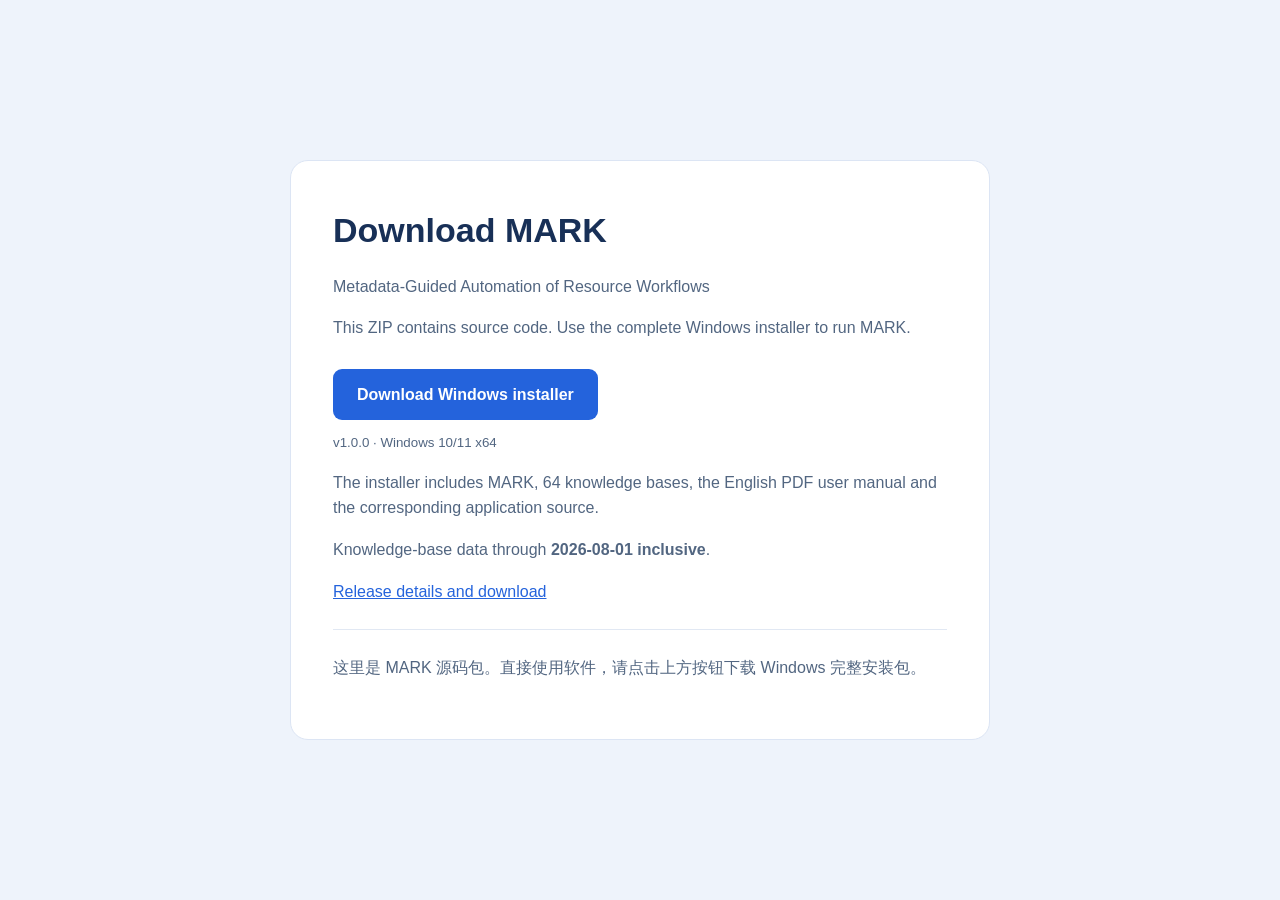
<file: DOWNLOAD_MARK.html>
<!doctype html>
<html lang="en"><head><meta charset="utf-8"><meta name="viewport" content="width=device-width,initial-scale=1"><title>Download MARK</title>
<style>body{margin:0;min-height:100vh;display:grid;place-items:center;background:#eef3fb;color:#183057;font:16px/1.6 "Segoe UI",Arial,sans-serif}main{box-sizing:border-box;max-width:700px;margin:24px;padding:42px;background:white;border:1px solid #dce5f4;border-radius:18px}h1{margin:0 0 8px;font-size:34px}p{color:#526681}.button{display:inline-block;margin:12px 0;padding:13px 24px;border-radius:9px;background:#2463dc;color:white;text-decoration:none;font-weight:600}small{display:block;color:#526681}a{color:#2463dc}hr{border:0;border-top:1px solid #e1e8f3;margin:25px 0}</style></head>
<body><main><h1>Download MARK</h1><p>Metadata-Guided Automation of Resource Workflows</p>
<p>This ZIP contains source code. Use the complete Windows installer to run MARK.</p>
<a class="button" href="https://github.com/qiliu2025/MARK/releases/download/v1.0.0/MARK-v1.0.0-Windows-x64.exe">Download Windows installer</a>
<small>v1.0.0 · Windows 10/11 x64</small>
<p>The installer includes MARK, 64 knowledge bases, the English PDF user manual and the corresponding application source.</p>
<p>Knowledge-base data through <strong>2026-08-01 inclusive</strong>.</p>
<p><a href="https://github.com/qiliu2025/MARK/releases/latest">Release details and download</a></p>
<hr><p lang="zh-CN">这里是 MARK 源码包。直接使用软件，请点击上方按钮下载 Windows 完整安装包。</p></main></body></html>
</file>
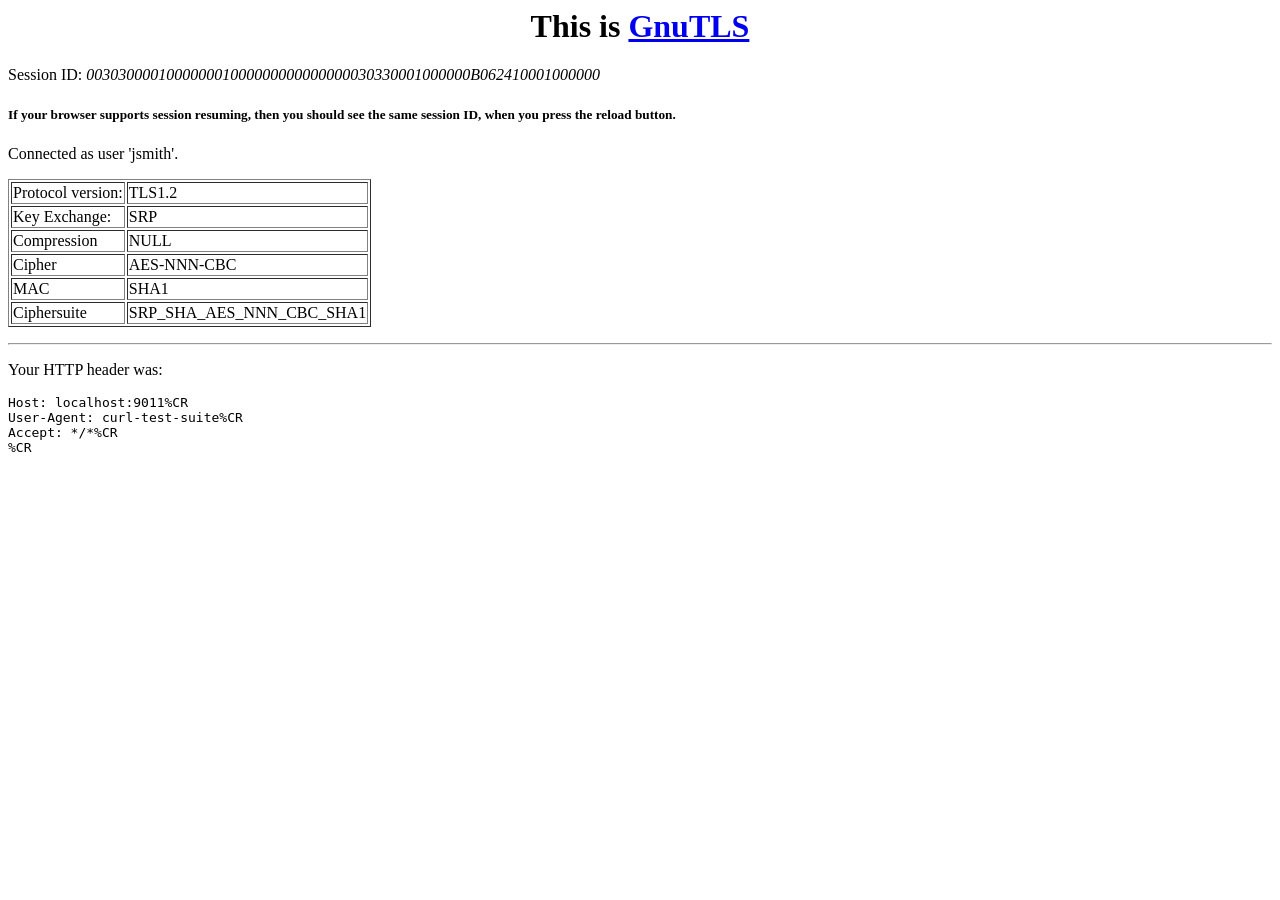
<file: third_party/curl-src/tests/data/data320.html>
<HTML><BODY>
<CENTER><H1>This is <a href="http://www.gnu.org/software/gnutls">GnuTLS</a></H1></CENTER>

<p>Session ID: <i>003030000100000001000000000000000030330001000000B062410001000000</i></p>
<h5>If your browser supports session resuming, then you should see the same session ID, when you press the <b>reload</b> button.</h5>
<p>Connected as user 'jsmith'.</p>
<P>
<TABLE border=1><TR><TD>Protocol version:</TD><TD>TLS1.2</TD></TR>
<TR><TD>Key Exchange:</TD><TD>SRP</TD></TR>
<TR><TD>Compression</TD><TD>NULL</TD></TR>
<TR><TD>Cipher</TD><TD>AES-NNN-CBC</TD></TR>
<TR><TD>MAC</TD><TD>SHA1</TD></TR>
<TR><TD>Ciphersuite</TD><TD>SRP_SHA_AES_NNN_CBC_SHA1</TD></TR></p></TABLE>
<hr><P>Your HTTP header was:<PRE>Host: localhost:9011%CR
User-Agent: curl-test-suite%CR
Accept: */*%CR
%CR
</PRE></P>
</BODY></HTML>
</file>
